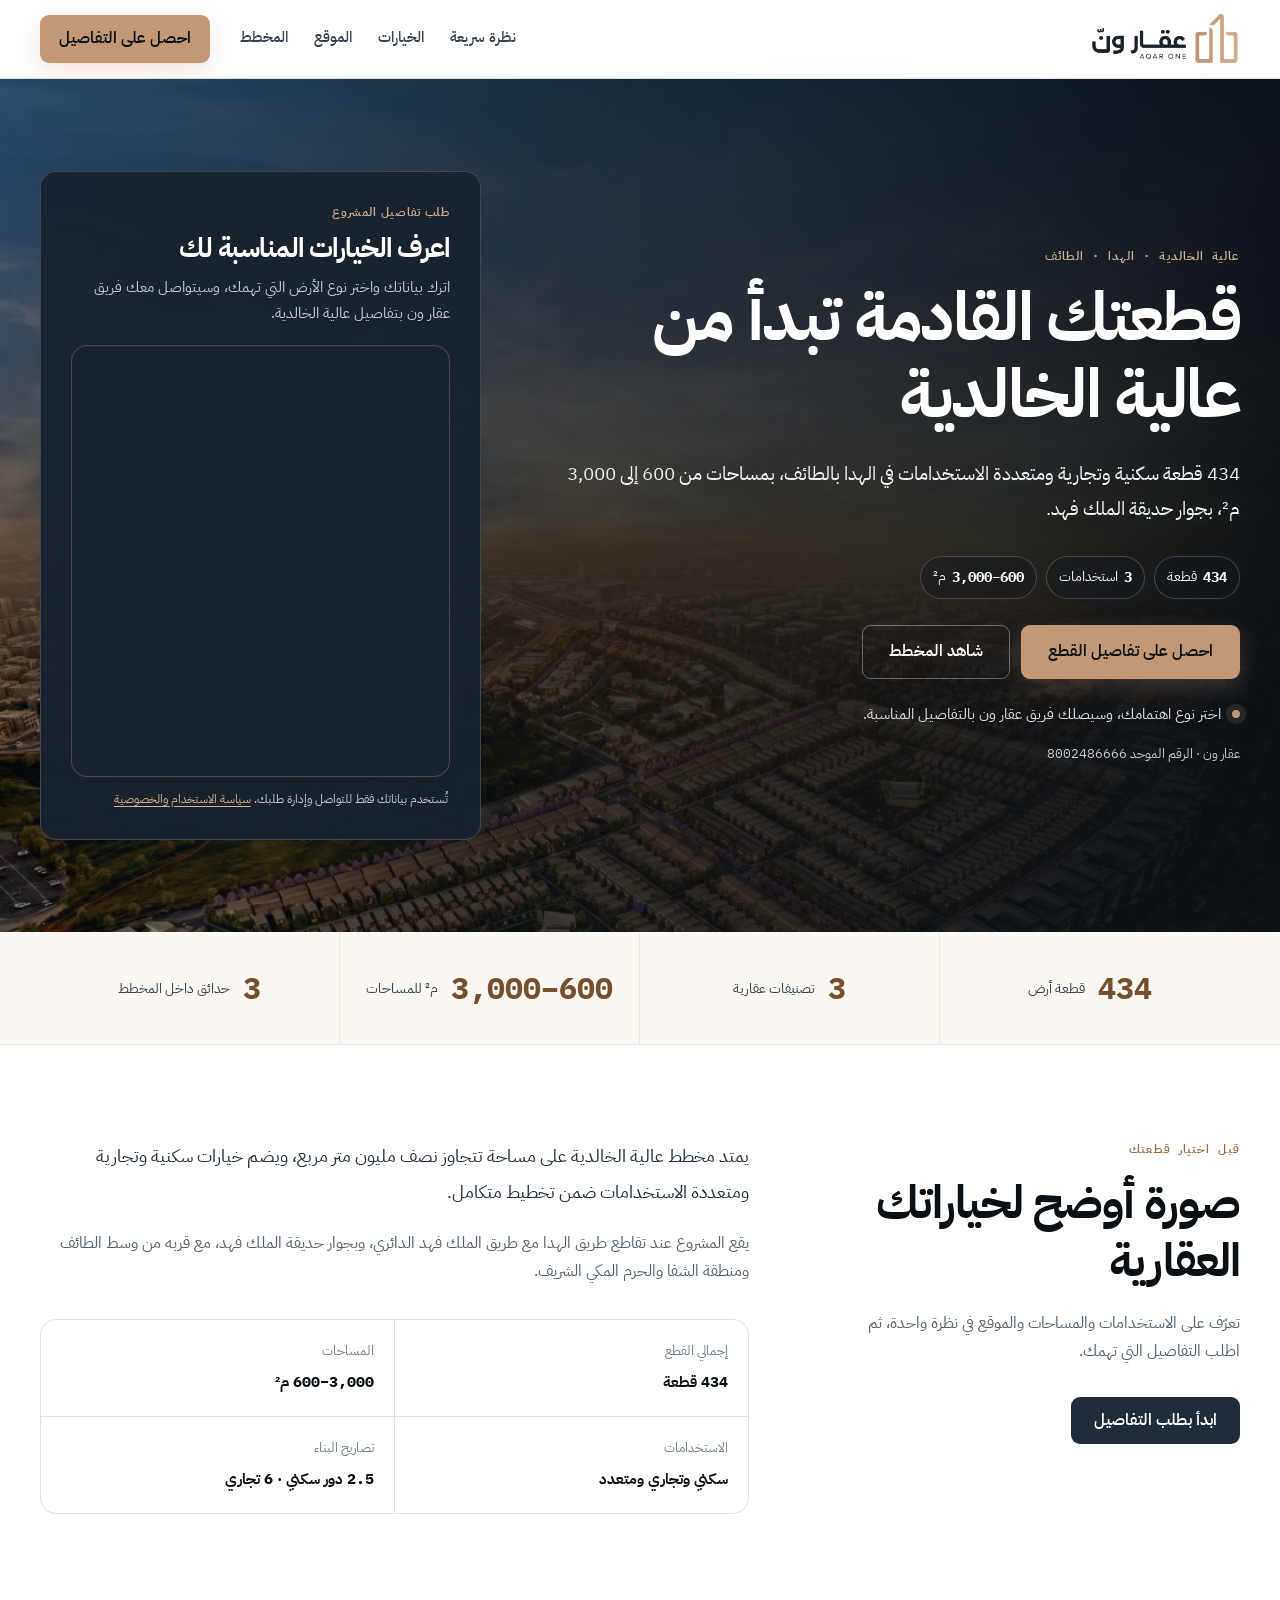
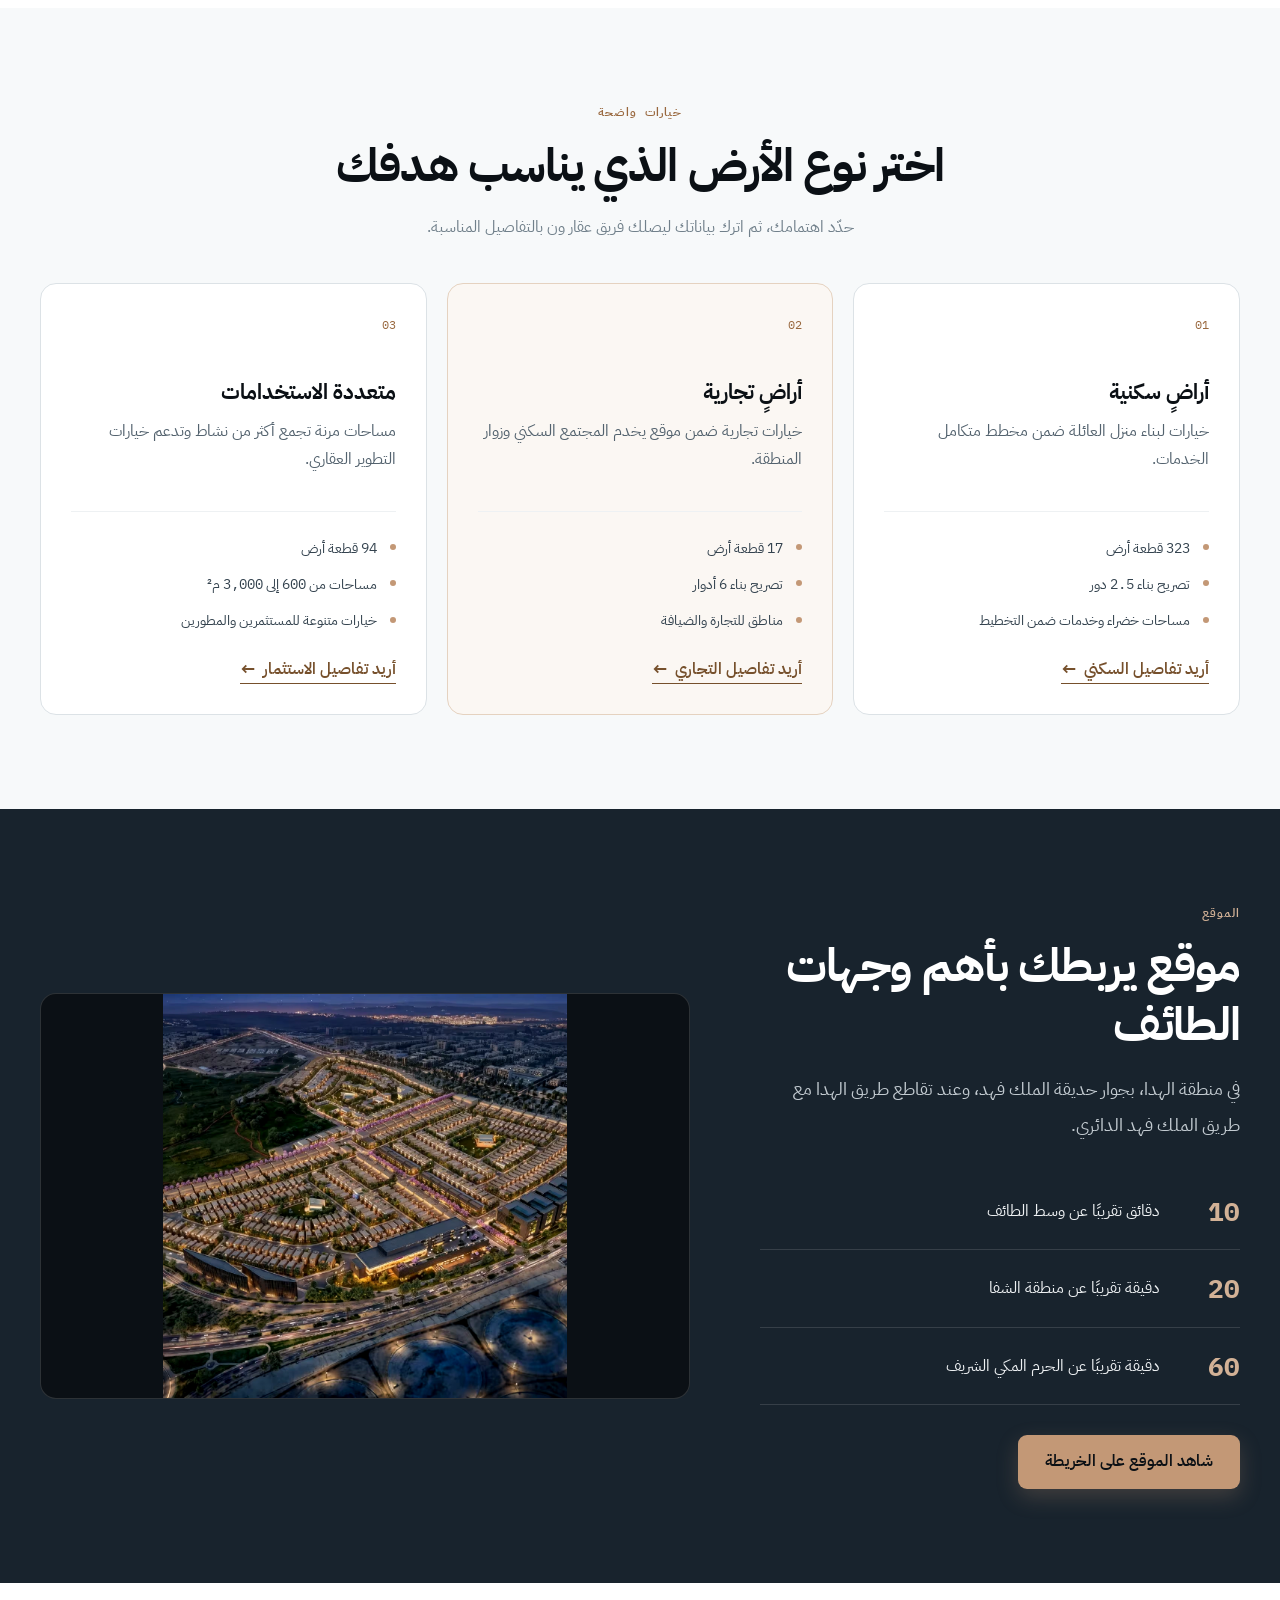
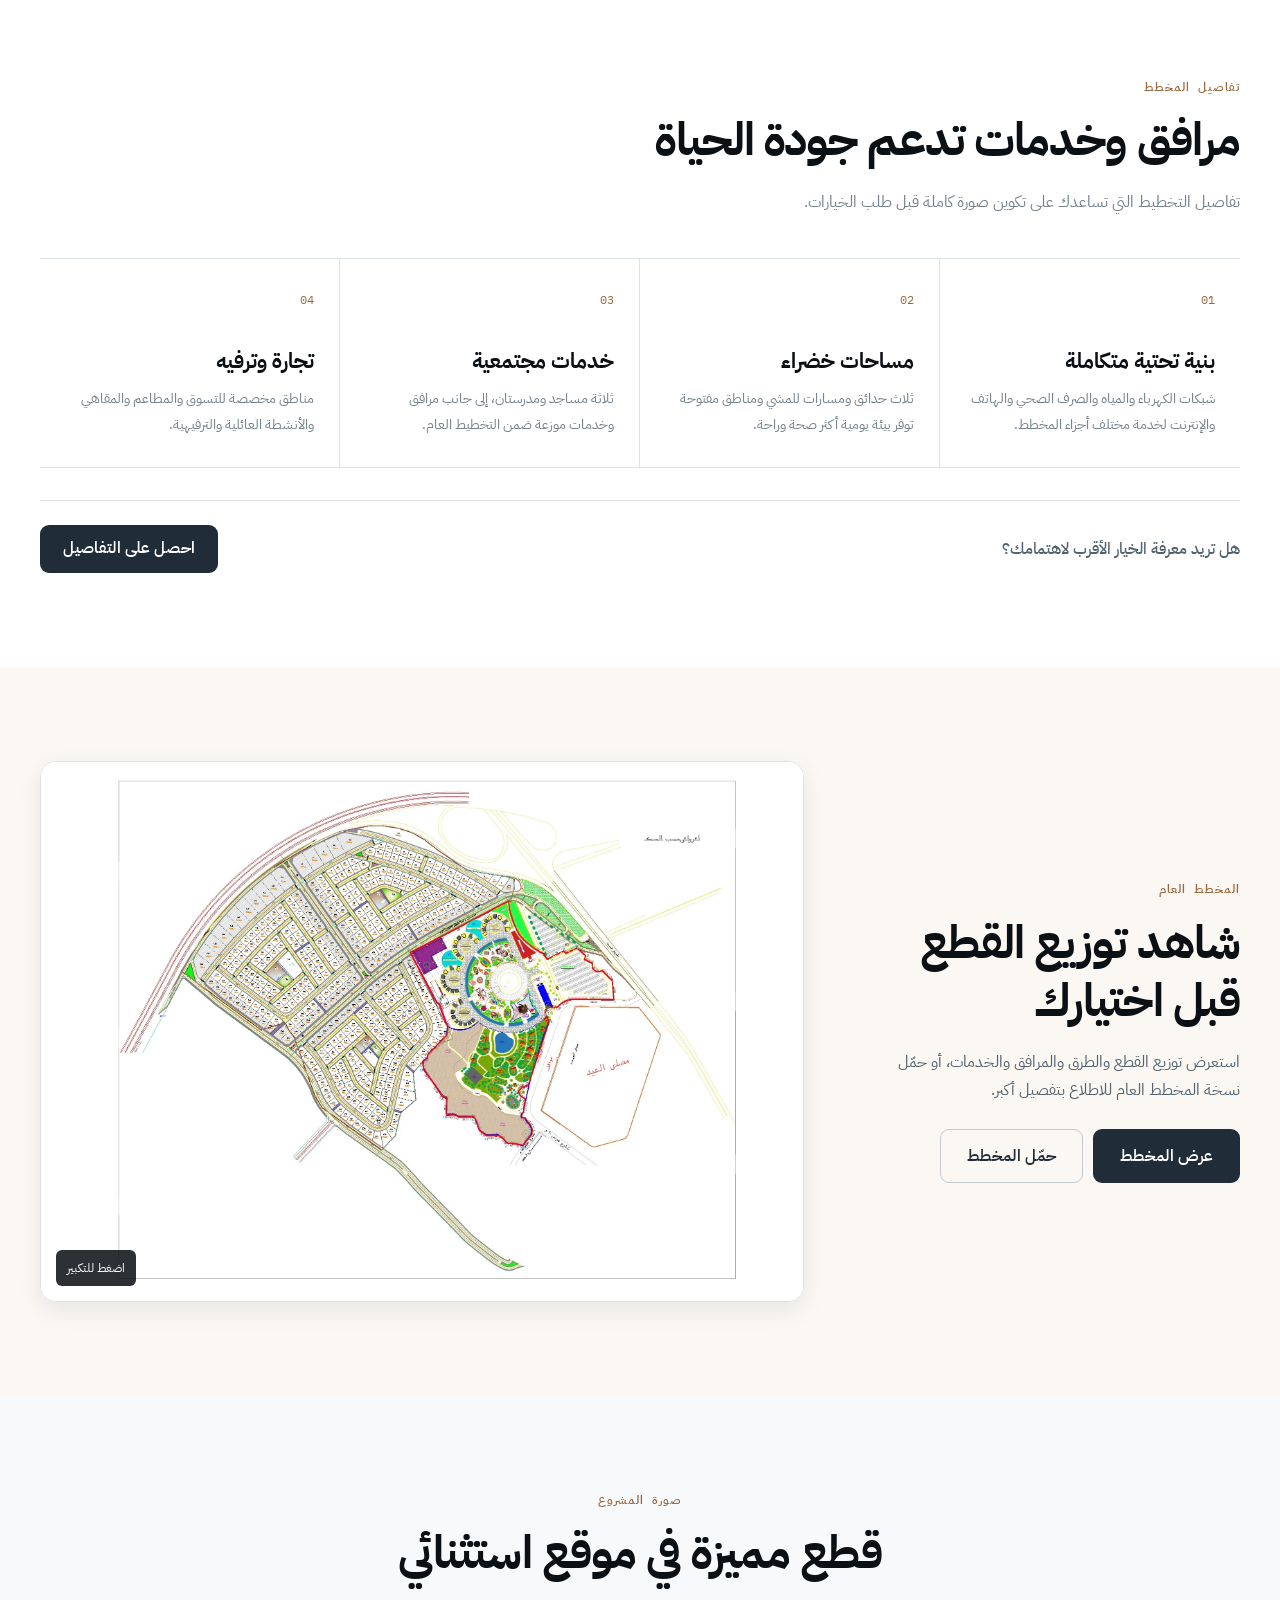
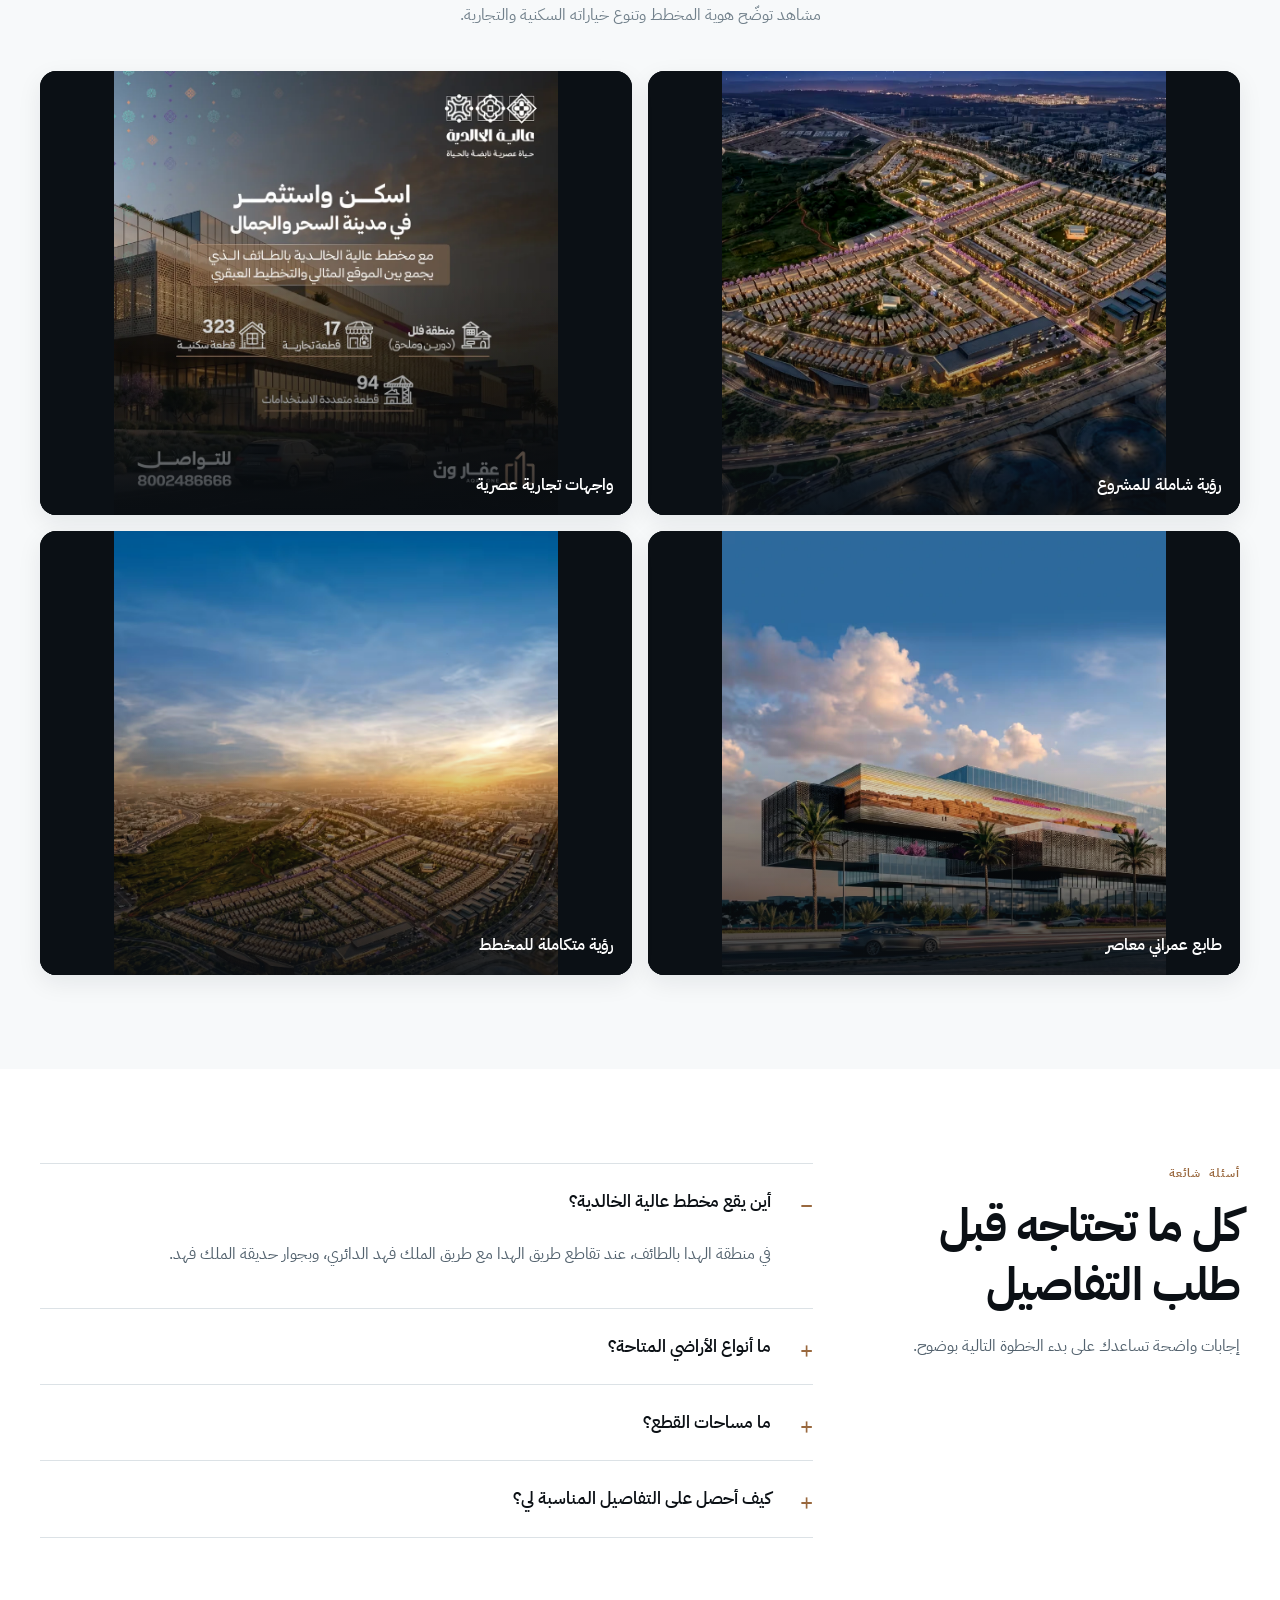
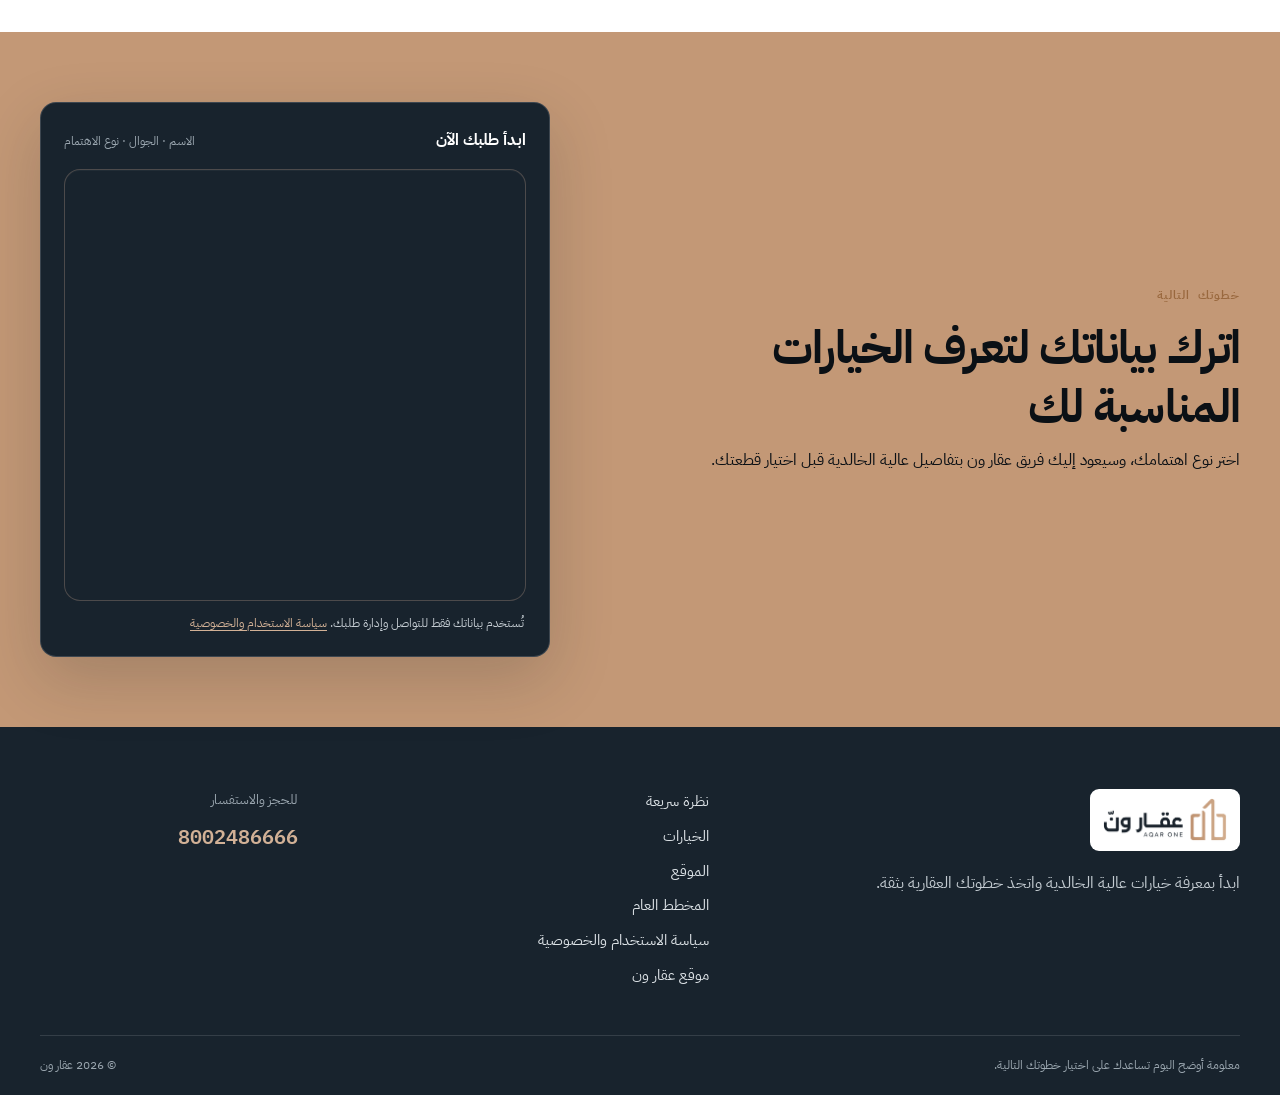
<file: index.html>
<!doctype html>
<html lang="ar" dir="rtl">
<head>

  <!-- Aqar One GTM: production hosts only; preview branches stay analytics-clean -->
  <script>
    (function(w,d,s,l,i){
      var prodHosts=['alia.aqar1.com','aqar1-alia-al-khalidiya.pages.dev'];
      w[l]=w[l]||[];
      w[l].push({
        event:'landing_page_init',
        page_path:w.location.pathname,
        page_location:w.location.href
      });
      if(!prodHosts.includes(w.location.hostname)) return;
      w[l].push({'gtm.start':new Date().getTime(),event:'gtm.js'});
      var f=d.getElementsByTagName(s)[0],j=d.createElement(s),dl=l!='dataLayer'?'&l='+l:'';
      j.async=true;j.src='https://www.googletagmanager.com/gtm.js?id='+i+dl;f.parentNode.insertBefore(j,f);
    })(window,document,'script','dataLayer','GTM-5N7HCDF');
  </script>
  <meta charset="utf-8">
  <meta name="viewport" content="width=device-width, initial-scale=1, viewport-fit=cover">
  <title>عالية الخالدية | تفاصيل الأراضي السكنية والتجارية في الهدا</title>
  <meta name="description" content="تعرّف على عالية الخالدية في الهدا بالطائف: 434 قطعة سكنية وتجارية ومتعددة الاستخدامات، بمساحات من 600 إلى 3,000 م². اطلب التفاصيل من فريق عقار ون.">
  <meta name="theme-color" content="#111922">
  <meta name="robots" content="index,follow,max-image-preview:large">
  <link rel="canonical" href="https://alia.aqar1.com/">
  <link rel="icon" href="/assets/aqar-one-logo.png?v=20260810-1326" type="image/png">
  <link rel="preload" as="image" href="/assets/gallery-4.webp?v=20260810-1415" type="image/webp" fetchpriority="high">
  <link rel="preconnect" href="https://fonts.googleapis.com">
  <link rel="preconnect" href="https://fonts.gstatic.com" crossorigin>
  <link href="https://fonts.googleapis.com/css2?family=IBM+Plex+Sans+Arabic:wght@300;400;500;600;700&family=IBM+Plex+Mono:wght@400;500;600&display=swap" rel="stylesheet">
  <link rel="stylesheet" href="/styles.css?v=20260810-1700">

  <meta property="og:locale" content="ar_SA">
  <meta property="og:type" content="website">
  <meta property="og:title" content="عالية الخالدية | تفاصيل الأراضي في الهدا">
  <meta property="og:description" content="434 قطعة سكنية وتجارية ومتعددة الاستخدامات بمساحات من 600 إلى 3,000 م². اطلب تفاصيل الخيارات المناسبة لك.">
  <meta property="og:url" content="https://alia.aqar1.com/">
  <meta property="og:image" content="https://alia.aqar1.com/assets/gallery-4.webp?v=20260810-1415">
  <meta name="twitter:card" content="summary_large_image">

  <script type="application/ld+json">
  {
    "@context": "https://schema.org",
    "@type": "WebPage",
    "name": "عالية الخالدية | تفاصيل الأراضي في الهدا",
    "description": "434 قطعة سكنية وتجارية ومتعددة الاستخدامات في عالية الخالدية بالهدا بالطائف، بمساحات من 600 إلى 3,000 م².",
    "url": "https://alia.aqar1.com/",
    "inLanguage": "ar-SA",
    "isPartOf": {
      "@type": "WebSite",
      "name": "عقار ون",
      "url": "https://aqar1.com/"
    },
    "about": {
      "@type": "Place",
      "name": "عالية الخالدية",
      "address": {
        "@type": "PostalAddress",
        "addressLocality": "الطائف",
        "addressRegion": "مكة المكرمة",
        "addressCountry": "SA"
      }
    }
  }
  </script>
</head>
<body>
  <a class="skip-link" href="#main">انتقل إلى المحتوى</a>

  <header class="site-header" id="top">
    <div class="container header-inner">
      <a class="brand" href="#top" aria-label="عقار ون - الصفحة الرئيسية">
        <img src="/assets/aqar-one-logo.png?v=20260810-1326" width="176" height="61" alt="عقار ون" fetchpriority="high">
      </a>
      <nav class="desktop-nav" aria-label="التنقل الرئيسي">
        <a href="#overview">نظرة سريعة</a>
        <a href="#land-types">الخيارات</a>
        <a href="#location">الموقع</a>
        <a href="#plan">المخطط</a>
      </nav>
      <a class="btn btn-primary header-cta" href="#enquiry-card" data-event="lead_cta_click">احصل على التفاصيل</a>
    </div>
  </header>

  <main id="main">
    <section class="hero" aria-labelledby="hero-title">
      <picture class="hero-media" aria-hidden="true">
        <img src="/assets/gallery-4.webp?v=20260810-1415" alt="" width="960" height="960" fetchpriority="high" decoding="async">
      </picture>
      <div class="container hero-grid">
        <div class="hero-copy">
          <p class="eyebrow">عالية الخالدية · الهدا · الطائف</p>
          <h1 id="hero-title" data-intent-title>قطعتك القادمة تبدأ من عالية الخالدية</h1>
          <p class="hero-lead" data-intent-lead>434 قطعة سكنية وتجارية ومتعددة الاستخدامات في الهدا بالطائف، بمساحات من 600 إلى 3,000 م²، بجوار حديقة الملك فهد.</p>
          <div class="hero-proof" aria-label="أبرز بيانات المشروع">
            <span><strong class="num">434</strong> قطعة</span>
            <span><strong class="num">3</strong> استخدامات</span>
            <span><strong class="num">600–3,000</strong> م²</span>
          </div>
          <div class="hero-actions">
            <a class="btn btn-primary btn-lg" href="#enquiry-card" data-event="lead_cta_click">احصل على تفاصيل القطع</a>
            <a class="btn btn-inverse btn-lg" href="#plan" data-event="plan_cta_click">شاهد المخطط</a>
          </div>
          <div class="hero-note">
            <span class="dot" aria-hidden="true"></span>
            <span>اختر نوع اهتمامك، وسيصلك فريق عقار ون بالتفاصيل المناسبة.</span>
          </div>
          <p class="hero-trust">عقار ون · الرقم الموحد <bdi class="ltr">8002486666</bdi></p>
        </div>

        <aside class="hero-card enquiry-card" id="enquiry-card" aria-labelledby="enquiry-title">
          <div class="form-card-heading">
            <p class="form-kicker">طلب تفاصيل المشروع</p>
            <h2 id="enquiry-title">اعرف الخيارات المناسبة لك</h2>
            <p class="enquiry-intro">اترك بياناتك واختر نوع الأرض التي تهمك، وسيتواصل معك فريق عقار ون بتفاصيل عالية الخالدية.</p>
          </div>
          <div class="tally-embed-shell" data-tally-lead-form>
            <iframe
              data-tally-src="https://tally.so/embed/ja4eJ4?alignLeft=1&hideTitle=1&transparentBackground=1&dynamicHeight=1"
              loading="eager"
              width="100%"
              height="430"
              frameborder="0"
              marginheight="0"
              marginwidth="0"
              title="نموذج تسجيل الاهتمام في عالية الخالدية"
            ></iframe>
          </div>
          <p class="form-note tally-form-note">تُستخدم بياناتك فقط للتواصل وإدارة طلبك. <a href="/privacy.html">سياسة الاستخدام والخصوصية</a></p>
        </aside>
      </div>
    </section>

    <section class="stats-strip" aria-label="ملخص المخطط">
      <div class="container stats-grid">
        <div class="stat"><strong class="num">434</strong><span>قطعة أرض</span></div>
        <div class="stat"><strong class="num">3</strong><span>تصنيفات عقارية</span></div>
        <div class="stat"><strong class="num">600–3,000</strong><span>م² للمساحات</span></div>
        <div class="stat"><strong class="num">3</strong><span>حدائق داخل المخطط</span></div>
      </div>
    </section>

    <section class="section" id="overview">
      <div class="container split-grid">
        <div class="section-heading">
          <p class="eyebrow dark">قبل اختيار قطعتك</p>
          <h2>صورة أوضح لخياراتك العقارية</h2>
          <p>تعرّف على الاستخدامات والمساحات والموقع في نظرة واحدة، ثم اطلب التفاصيل التي تهمك.</p>
          <a class="btn btn-secondary" href="#enquiry-card" data-event="lead_cta_click">ابدأ بطلب التفاصيل</a>
        </div>
        <div class="rich-copy">
          <p class="lead">يمتد مخطط عالية الخالدية على مساحة تتجاوز نصف مليون متر مربع، ويضم خيارات سكنية وتجارية ومتعددة الاستخدامات ضمن تخطيط متكامل.</p>
          <p>يقع المشروع عند تقاطع طريق الهدا مع طريق الملك فهد الدائري، وبجوار حديقة الملك فهد، مع قربه من وسط الطائف ومنطقة الشفا والحرم المكي الشريف.</p>
          <div class="micro-grid">
            <div><span>إجمالي القطع</span><strong><bdi>434</bdi> قطعة</strong></div>
            <div><span>المساحات</span><strong><bdi>600–3,000</bdi> م²</strong></div>
            <div><span>الاستخدامات</span><strong>سكني وتجاري ومتعدد</strong></div>
            <div><span>تصاريح البناء</span><strong><bdi>2.5</bdi> دور سكني · <bdi>6</bdi> تجاري</strong></div>
          </div>
        </div>
      </div>
    </section>

    <section class="section alt" id="land-types">
      <div class="container">
        <div class="section-head center">
          <p class="eyebrow dark">خيارات واضحة</p>
          <h2>اختر نوع الأرض الذي يناسب هدفك</h2>
          <p>حدّد اهتمامك، ثم اترك بياناتك ليصلك فريق عقار ون بالتفاصيل المناسبة.</p>
        </div>
        <div class="cards-grid">
          <article class="info-card">
            <span class="card-index">01</span>
            <h3>أراضٍ سكنية</h3>
            <p>خيارات لبناء منزل العائلة ضمن مخطط متكامل الخدمات.</p>
            <ul>
              <li><bdi>323</bdi> قطعة أرض</li>
              <li>تصريح بناء <bdi>2.5</bdi> دور</li>
              <li>مساحات خضراء وخدمات ضمن التخطيط</li>
            </ul>
            <button class="intent-link" type="button" data-set-interest="سكني" data-event="interest_cta_click">أريد تفاصيل السكني <span aria-hidden="true">←</span></button>
          </article>
          <article class="info-card featured">
            <span class="card-index">02</span>
            <h3>أراضٍ تجارية</h3>
            <p>خيارات تجارية ضمن موقع يخدم المجتمع السكني وزوار المنطقة.</p>
            <ul>
              <li><bdi>17</bdi> قطعة أرض</li>
              <li>تصريح بناء <bdi>6</bdi> أدوار</li>
              <li>مناطق للتجارة والضيافة</li>
            </ul>
            <button class="intent-link" type="button" data-set-interest="تجاري" data-event="interest_cta_click">أريد تفاصيل التجاري <span aria-hidden="true">←</span></button>
          </article>
          <article class="info-card">
            <span class="card-index">03</span>
            <h3>متعددة الاستخدامات</h3>
            <p>مساحات مرنة تجمع أكثر من نشاط وتدعم خيارات التطوير العقاري.</p>
            <ul>
              <li><bdi>94</bdi> قطعة أرض</li>
              <li>مساحات من <bdi>600</bdi> إلى <bdi>3,000</bdi> م²</li>
              <li>خيارات متنوعة للمستثمرين والمطورين</li>
            </ul>
            <button class="intent-link" type="button" data-set-interest="استثماري / متعدد الاستخدامات" data-event="interest_cta_click">أريد تفاصيل الاستثمار <span aria-hidden="true">←</span></button>
          </article>
        </div>
      </div>
    </section>

    <section class="section dark-section" id="location">
      <div class="container location-grid">
        <div>
          <p class="eyebrow">الموقع</p>
          <h2>موقع يربطك بأهم وجهات الطائف</h2>
          <p class="lead muted">في منطقة الهدا، بجوار حديقة الملك فهد، وعند تقاطع طريق الهدا مع طريق الملك فهد الدائري.</p>
          <div class="distance-list">
            <div><strong class="num">10</strong><span>دقائق تقريبًا عن وسط الطائف</span></div>
            <div><strong class="num">20</strong><span>دقيقة تقريبًا عن منطقة الشفا</span></div>
            <div><strong class="num">60</strong><span>دقيقة تقريبًا عن الحرم المكي الشريف</span></div>
          </div>
          <a class="btn btn-primary btn-lg track-map" href="https://maps.app.goo.gl/SFXRjVYF9uX1DBZDA?g_st=aw" target="_blank" rel="noopener" data-event="map_click">شاهد الموقع على الخريطة</a>
        </div>
        <div class="location-visual">
          <img src="/assets/gallery-1.webp?v=20260810-1345" alt="مخطط عالية الخالدية بقطع مميزة في موقع استثنائي" width="960" height="960" loading="lazy" decoding="async">
        </div>
      </div>
    </section>

    <section class="section" id="features">
      <div class="container">
        <div class="section-head">
          <p class="eyebrow dark">تفاصيل المخطط</p>
          <h2>مرافق وخدمات تدعم جودة الحياة</h2>
          <p>تفاصيل التخطيط التي تساعدك على تكوين صورة كاملة قبل طلب الخيارات.</p>
        </div>
        <div class="features-grid">
          <article><span class="feature-number">01</span><h3>بنية تحتية متكاملة</h3><p>شبكات الكهرباء والمياه والصرف الصحي والهاتف والإنترنت لخدمة مختلف أجزاء المخطط.</p></article>
          <article><span class="feature-number">02</span><h3>مساحات خضراء</h3><p>ثلاث حدائق ومسارات للمشي ومناطق مفتوحة توفر بيئة يومية أكثر صحة وراحة.</p></article>
          <article><span class="feature-number">03</span><h3>خدمات مجتمعية</h3><p>ثلاثة مساجد ومدرستان، إلى جانب مرافق وخدمات موزعة ضمن التخطيط العام.</p></article>
          <article><span class="feature-number">04</span><h3>تجارة وترفيه</h3><p>مناطق مخصصة للتسوق والمطاعم والمقاهي والأنشطة العائلية والترفيهية.</p></article>
        </div>
        <div class="section-action">
          <p>هل تريد معرفة الخيار الأقرب لاهتمامك؟</p>
          <a class="btn btn-secondary" href="#enquiry-card" data-event="lead_cta_click">احصل على التفاصيل</a>
        </div>
      </div>
    </section>

    <section class="section plan-section" id="plan">
      <div class="container plan-grid">
        <div class="plan-copy">
          <p class="eyebrow dark">المخطط العام</p>
          <h2>شاهد توزيع القطع قبل اختيارك</h2>
          <p>استعرض توزيع القطع والطرق والمرافق والخدمات، أو حمّل نسخة المخطط العام للاطلاع بتفصيل أكبر.</p>
          <div class="plan-actions">
            <button class="btn btn-secondary btn-lg" type="button" data-open-plan>عرض المخطط</button>
            <a class="btn btn-ghost btn-lg track-download" href="/assets/alia-al-khalidiya-master-plan.pdf" download data-event="doc_download">حمّل المخطط</a>
          </div>
        </div>
        <button class="plan-preview" type="button" data-open-plan aria-label="تكبير المخطط العام">
          <img src="/assets/site-plan.webp?v=20260810-1345" alt="المخطط العام لعالية الخالدية بالطائف" width="1100" height="777" loading="lazy">
          <span>اضغط للتكبير</span>
        </button>
      </div>
    </section>

    <section class="section alt vision-section" id="gallery">
      <div class="container">
        <div class="section-head center">
          <p class="eyebrow dark">صورة المشروع</p>
          <h2>قطع مميزة في موقع استثنائي</h2>
          <p>مشاهد توضّح هوية المخطط وتنوع خياراته السكنية والتجارية.</p>
        </div>
        <p class="vision-swipe-hint" aria-hidden="true">اسحب لاستعراض الصور</p>
        <div class="vision-grid" aria-label="مشاهد المشروع">
          <button class="vision-card" type="button" data-gallery="/assets/gallery-1.webp?v=20260810-1345" aria-label="عرض المشهد الجوي بحجم أكبر">
            <img src="/assets/gallery-1.webp?v=20260810-1345" alt="مشهد جوي لقطع عالية الخالدية" width="960" height="960" loading="lazy" decoding="async">
            <span>رؤية شاملة للمشروع</span>
          </button>
          <button class="vision-card" type="button" data-gallery="/assets/gallery-2.webp?v=20260810-1345" aria-label="عرض الواجهة التجارية بحجم أكبر">
            <img src="/assets/gallery-2.webp?v=20260810-1345" alt="واجهات تجارية في عالية الخالدية" width="960" height="960" loading="lazy" decoding="async">
            <span>واجهات تجارية عصرية</span>
          </button>
          <button class="vision-card" type="button" data-gallery="/assets/gallery-3.webp?v=20260810-1345" aria-label="عرض المشهد العمراني بحجم أكبر">
            <img src="/assets/gallery-3.webp?v=20260810-1345" alt="الطابع العمراني في عالية الخالدية" width="960" height="960" loading="lazy" decoding="async">
            <span>طابع عمراني معاصر</span>
          </button>
          <button class="vision-card" type="button" data-gallery="/assets/gallery-4.webp?v=20260810-1415" aria-label="عرض التصور الجوي وقت الغروب بحجم أكبر">
            <img src="/assets/gallery-4.webp?v=20260810-1415" alt="تصور جوي لعالية الخالدية وقت الغروب" width="960" height="960" loading="lazy" decoding="async">
            <span>رؤية متكاملة للمخطط</span>
          </button>
        </div>
      </div>
    </section>

    <section class="section faq-section" id="faq">
      <div class="container faq-grid">
        <div class="section-heading">
          <p class="eyebrow dark">أسئلة شائعة</p>
          <h2>كل ما تحتاجه قبل طلب التفاصيل</h2>
          <p>إجابات واضحة تساعدك على بدء الخطوة التالية بوضوح.</p>
        </div>
        <div class="accordion" data-accordion>
          <details open>
            <summary>أين يقع مخطط عالية الخالدية؟</summary>
            <p>في منطقة الهدا بالطائف، عند تقاطع طريق الهدا مع طريق الملك فهد الدائري، وبجوار حديقة الملك فهد.</p>
          </details>
          <details>
            <summary>ما أنواع الأراضي المتاحة؟</summary>
            <p>أراضٍ سكنية وتجارية ومتعددة الاستخدامات، بإجمالي 434 قطعة أرض.</p>
          </details>
          <details>
            <summary>ما مساحات القطع؟</summary>
            <p>تتراوح المساحات المتوفرة بحسب الكتيب التعريفي من 600 م² إلى 3,000 م².</p>
          </details>
          <details>
            <summary>كيف أحصل على التفاصيل المناسبة لي؟</summary>
            <p>اختر نوع اهتمامك في نموذج طلب التفاصيل، وأدخل اسمك ورقم جوالك الكامل، وسيتواصل معك فريق عقار ون. ويمكنك أيضًا الاتصال مباشرة بالرقم الموحد 8002486666.</p>
          </details>
        </div>
      </div>
    </section>

    <section class="closing-cta" aria-labelledby="cta-title">
      <div class="container cta-inner">
        <div class="cta-copy">
          <p class="eyebrow dark">خطوتك التالية</p>
          <h2 id="cta-title">اترك بياناتك لتعرف الخيارات المناسبة لك</h2>
          <p>اختر نوع اهتمامك، وسيعود إليك فريق عقار ون بتفاصيل عالية الخالدية قبل اختيار قطعتك.</p>
        </div>
        <div class="cta-form-shell">
          <div class="cta-form-topline">
            <strong>ابدأ طلبك الآن</strong>
            <span>الاسم · الجوال · نوع الاهتمام</span>
          </div>
          <div class="tally-embed-shell tally-embed-shell-closing" data-tally-lead-form>
            <iframe
              data-tally-src="https://tally.so/embed/ja4eJ4?alignLeft=1&hideTitle=1&transparentBackground=1&dynamicHeight=1"
              loading="lazy"
              width="100%"
              height="430"
              frameborder="0"
              marginheight="0"
              marginwidth="0"
              title="نموذج تسجيل الاهتمام في عالية الخالدية"
            ></iframe>
          </div>
          <p class="form-note tally-form-note">تُستخدم بياناتك فقط للتواصل وإدارة طلبك. <a href="/privacy.html">سياسة الاستخدام والخصوصية</a></p>
        </div>
      </div>
    </section>
  </main>

  <footer class="site-footer">
    <div class="container footer-grid">
      <div class="footer-brand">
        <img src="/assets/aqar-one-logo.png?v=20260810-1326" width="176" height="61" alt="عقار ون" loading="lazy">
        <p>ابدأ بمعرفة خيارات عالية الخالدية واتخذ خطوتك العقارية بثقة.</p>
      </div>
      <div class="footer-links">
        <a href="#overview">نظرة سريعة</a>
        <a href="#land-types">الخيارات</a>
        <a href="#location">الموقع</a>
        <a href="#plan">المخطط العام</a>
        <a href="/privacy.html">سياسة الاستخدام والخصوصية</a>
        <a href="https://aqar1.com/" target="_blank" rel="noopener">موقع عقار ون</a>
      </div>
      <div class="footer-contact">
        <span>للحجز والاستفسار</span>
        <a class="ltr track-call" href="tel:8002486666" data-event="call_click">8002486666</a>
      </div>
    </div>
    <div class="container footer-bottom">
      <p>معلومة أوضح اليوم تساعدك على اختيار خطوتك التالية.</p>
      <p>© <span id="year"></span> عقار ون</p>
    </div>
  </footer>

  <div class="mobile-sticky" data-mobile-sticky aria-label="إجراءات التواصل السريع">
    <a class="btn btn-primary" href="#enquiry-card" data-event="lead_cta_click">احصل على التفاصيل</a>
    <a class="btn btn-secondary track-call" href="tel:8002486666" data-event="call_click">اتصال</a>
  </div>

  <dialog class="media-dialog" id="media-dialog" aria-label="عرض الصورة بحجم أكبر">
    <button class="dialog-close" type="button" data-close-dialog aria-label="إغلاق">×</button>
    <img id="dialog-image" src="/assets/site-plan.webp?v=20260810-1345" alt="">
  </dialog>

  <script src="/app.js?v=20260810-1700" defer></script>
  <script async src="https://tally.so/widgets/embed.js"></script>
</body>
</html>
</file>
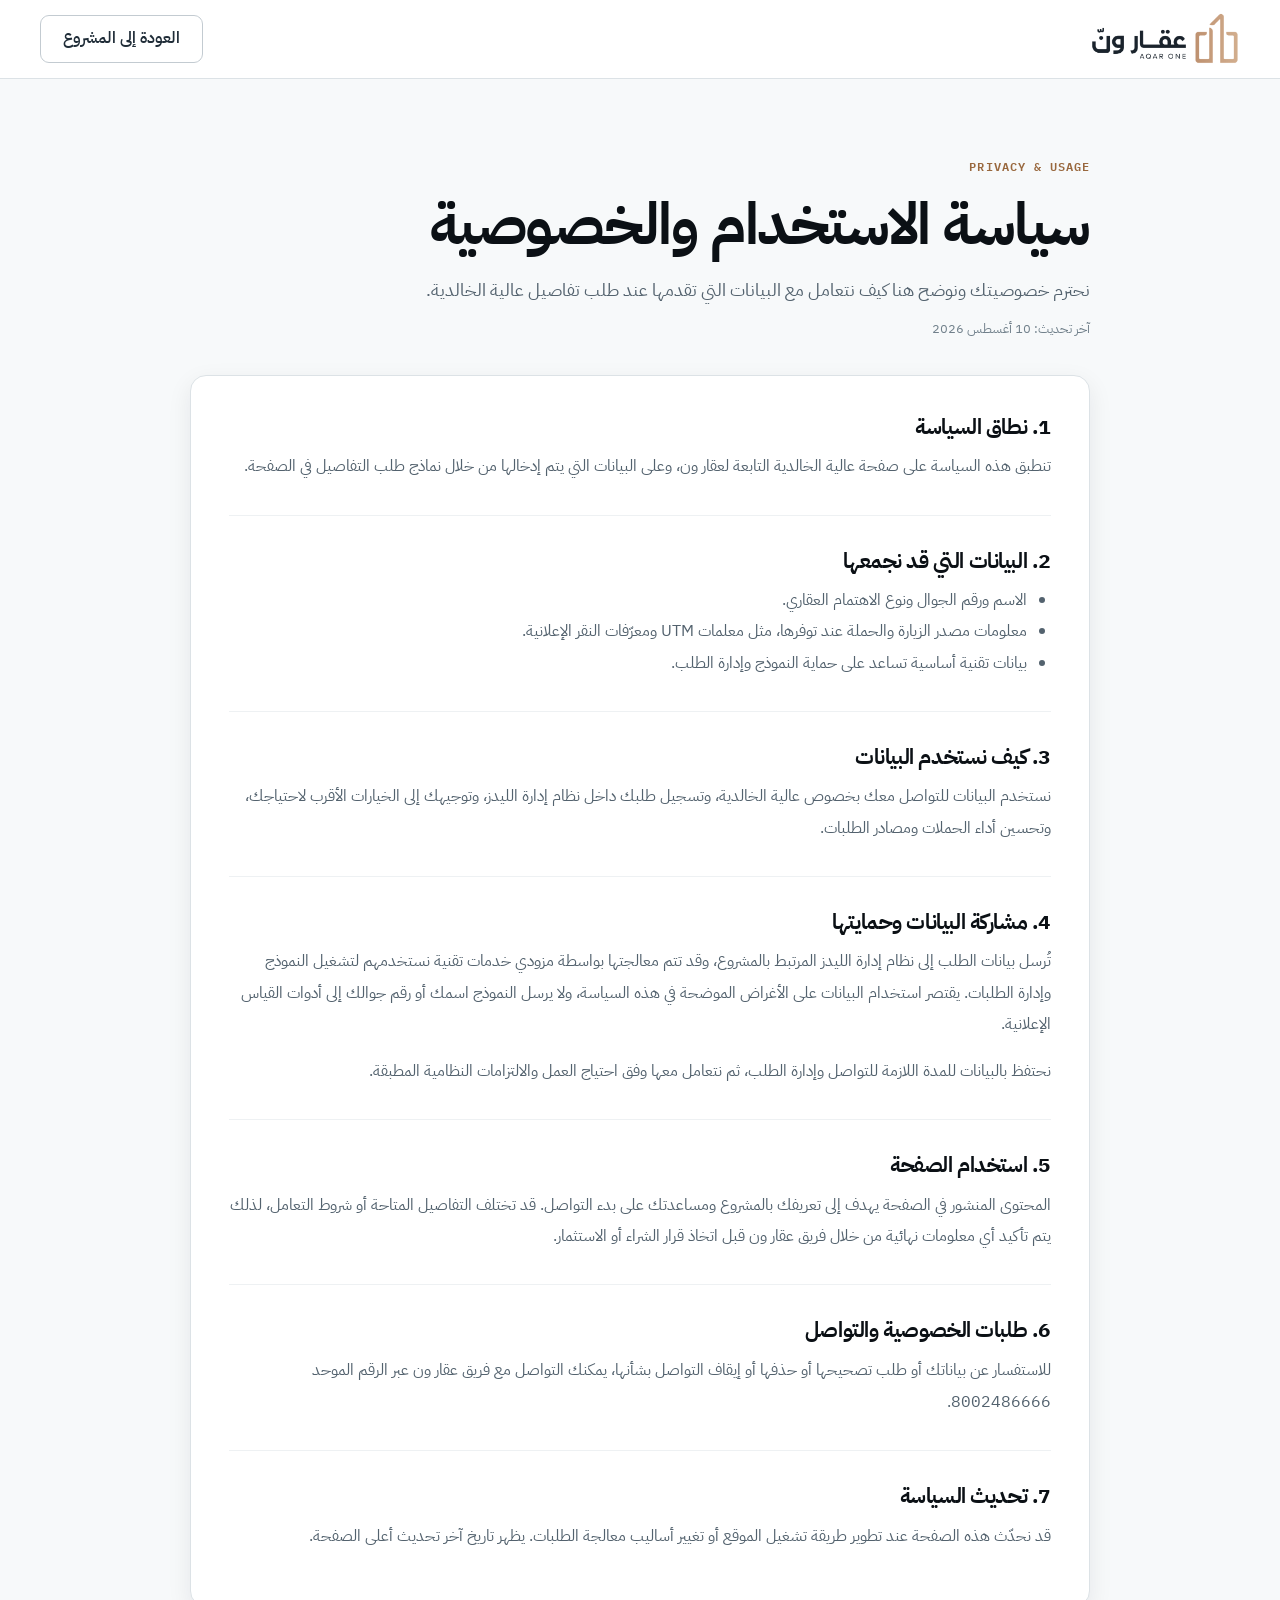
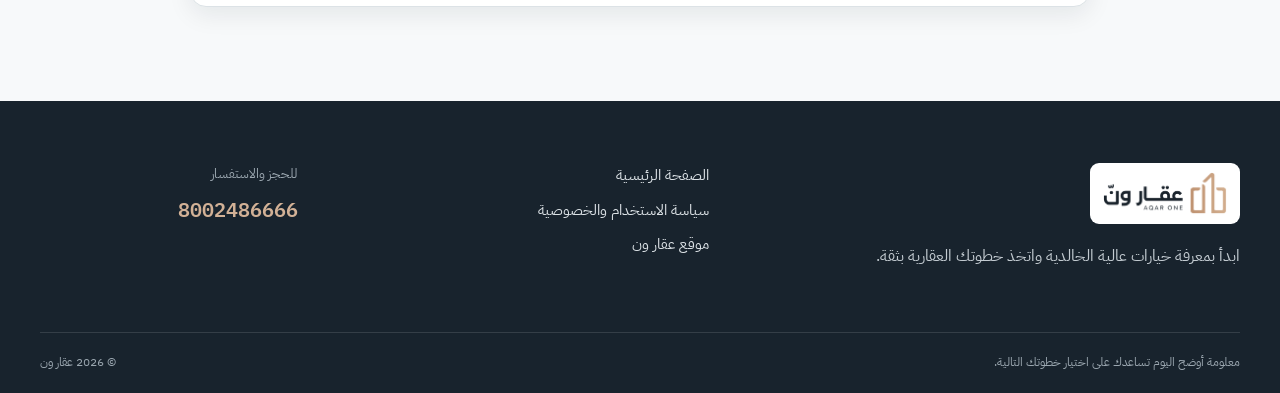
<file: privacy.html>
<!doctype html>
<html lang="ar" dir="rtl">
<head>
  <meta charset="utf-8">
  <meta name="viewport" content="width=device-width, initial-scale=1, viewport-fit=cover">
  <title>سياسة الاستخدام والخصوصية | عالية الخالدية</title>
  <meta name="description" content="سياسة الاستخدام والخصوصية لصفحة عالية الخالدية التابعة لعقار ون.">
  <meta name="robots" content="index,follow">
  <link rel="canonical" href="https://alia.aqar1.com/privacy.html">
  <link rel="icon" href="/assets/aqar-one-logo.png?v=20260810-1326" type="image/png">
  <link rel="preconnect" href="https://fonts.googleapis.com">
  <link rel="preconnect" href="https://fonts.gstatic.com" crossorigin>
  <link href="https://fonts.googleapis.com/css2?family=IBM+Plex+Sans+Arabic:wght@300;400;500;600;700&family=IBM+Plex+Mono:wght@400;500;600&display=swap" rel="stylesheet">
  <link rel="stylesheet" href="/styles.css?v=20260810-1700">
</head>
<body class="policy-page">
  <a class="skip-link" href="#main">انتقل إلى المحتوى</a>

  <header class="site-header" id="top">
    <div class="container header-inner">
      <a class="brand" href="/" aria-label="عقار ون - الصفحة الرئيسية">
        <img src="/assets/aqar-one-logo.png?v=20260810-1326" width="176" height="61" alt="عقار ون" fetchpriority="high">
      </a>
      <nav class="policy-nav" aria-label="التنقل">
        <a class="btn btn-ghost" href="/">العودة إلى المشروع</a>
      </nav>
    </div>
  </header>

  <main id="main" class="policy-main">
    <div class="container policy-shell">
      <p class="eyebrow dark">PRIVACY &amp; USAGE</p>
      <h1>سياسة الاستخدام والخصوصية</h1>
      <p class="policy-lead">نحترم خصوصيتك ونوضح هنا كيف نتعامل مع البيانات التي تقدمها عند طلب تفاصيل عالية الخالدية.</p>
      <p class="policy-updated">آخر تحديث: 10 أغسطس 2026</p>

      <div class="policy-content">
        <section>
          <h2>1. نطاق السياسة</h2>
          <p>تنطبق هذه السياسة على صفحة عالية الخالدية التابعة لعقار ون، وعلى البيانات التي يتم إدخالها من خلال نماذج طلب التفاصيل في الصفحة.</p>
        </section>

        <section>
          <h2>2. البيانات التي قد نجمعها</h2>
          <ul>
            <li>الاسم ورقم الجوال ونوع الاهتمام العقاري.</li>
            <li>معلومات مصدر الزيارة والحملة عند توفرها، مثل معلمات UTM ومعرّفات النقر الإعلانية.</li>
            <li>بيانات تقنية أساسية تساعد على حماية النموذج وإدارة الطلب.</li>
          </ul>
        </section>

        <section>
          <h2>3. كيف نستخدم البيانات</h2>
          <p>نستخدم البيانات للتواصل معك بخصوص عالية الخالدية، وتسجيل طلبك داخل نظام إدارة الليدز، وتوجيهك إلى الخيارات الأقرب لاحتياجك، وتحسين أداء الحملات ومصادر الطلبات.</p>
        </section>

        <section>
          <h2>4. مشاركة البيانات وحمايتها</h2>
          <p>تُرسل بيانات الطلب إلى نظام إدارة الليدز المرتبط بالمشروع، وقد تتم معالجتها بواسطة مزودي خدمات تقنية نستخدمهم لتشغيل النموذج وإدارة الطلبات. يقتصر استخدام البيانات على الأغراض الموضحة في هذه السياسة، ولا يرسل النموذج اسمك أو رقم جوالك إلى أدوات القياس الإعلانية.</p>
          <p>نحتفظ بالبيانات للمدة اللازمة للتواصل وإدارة الطلب، ثم نتعامل معها وفق احتياج العمل والالتزامات النظامية المطبقة.</p>
        </section>

        <section>
          <h2>5. استخدام الصفحة</h2>
          <p>المحتوى المنشور في الصفحة يهدف إلى تعريفك بالمشروع ومساعدتك على بدء التواصل. قد تختلف التفاصيل المتاحة أو شروط التعامل، لذلك يتم تأكيد أي معلومات نهائية من خلال فريق عقار ون قبل اتخاذ قرار الشراء أو الاستثمار.</p>
        </section>

        <section>
          <h2>6. طلبات الخصوصية والتواصل</h2>
          <p>للاستفسار عن بياناتك أو طلب تصحيحها أو حذفها أو إيقاف التواصل بشأنها، يمكنك التواصل مع فريق عقار ون عبر الرقم الموحد <bdi class="ltr">8002486666</bdi>.</p>
        </section>

        <section>
          <h2>7. تحديث السياسة</h2>
          <p>قد نحدّث هذه الصفحة عند تطوير طريقة تشغيل الموقع أو تغيير أساليب معالجة الطلبات. يظهر تاريخ آخر تحديث أعلى الصفحة.</p>
        </section>
      </div>
    </div>
  </main>

  <footer class="site-footer">
    <div class="container footer-grid">
      <div class="footer-brand">
        <img src="/assets/aqar-one-logo.png?v=20260810-1326" width="176" height="61" alt="عقار ون" loading="lazy">
        <p>ابدأ بمعرفة خيارات عالية الخالدية واتخذ خطوتك العقارية بثقة.</p>
      </div>
      <div class="footer-links">
        <a href="/">الصفحة الرئيسية</a>
        <a href="/privacy.html">سياسة الاستخدام والخصوصية</a>
        <a href="https://aqar1.com/" target="_blank" rel="noopener">موقع عقار ون</a>
      </div>
      <div class="footer-contact">
        <span>للحجز والاستفسار</span>
        <a class="ltr" href="tel:8002486666">8002486666</a>
      </div>
    </div>
    <div class="container footer-bottom">
      <p>معلومة أوضح اليوم تساعدك على اختيار خطوتك التالية.</p>
      <p>© <span id="year"></span> عقار ون</p>
    </div>
  </footer>

  <script src="/app.js?v=20260810-1700" defer></script>
</body>
</html>
</file>
<file: styles.css>
:root {
  --ink-950:#0b1015;
  --ink-900:#111922;
  --ink-850:#18232d;
  --ink-800:#202d38;
  --ink-700:#34434f;
  --ink-600:#53626e;
  --ink-500:#71808b;
  --ink-400:#9ba7b0;
  --ink-300:#c3cbd1;
  --ink-200:#dce2e6;
  --ink-100:#eef1f3;
  --ink-050:#f7f9fa;
  --bronze-800:#5b3a1e;
  --bronze-700:#76502c;
  --bronze-600:#99683e;
  --bronze-500:#b37d50;
  --bronze-400:#c39876;
  --bronze-300:#d2b196;
  --bronze-200:#e5d2c0;
  --bronze-100:#f1e6db;
  --bronze-050:#fbf7f3;
  --white:#fff;
  --success:#bde6c8;
  --danger:#ffd0d0;
  --font:"IBM Plex Sans Arabic","Segoe UI",system-ui,sans-serif;
  --mono:"IBM Plex Mono","IBM Plex Sans Arabic",ui-monospace,monospace;
  --container:min(1200px,calc(100% - 48px));
  --radius-sm:9px;
  --radius:16px;
  --radius-lg:28px;
  --shadow-sm:0 8px 24px rgba(17,25,34,.08);
  --shadow-md:0 22px 64px rgba(17,25,34,.18);
  --transition:180ms cubic-bezier(.2,0,0,1);
}

*{box-sizing:border-box}
html{scroll-behavior:smooth;scroll-padding-top:92px}
body{margin:0;background:var(--white);color:var(--ink-800);font-family:var(--font);font-size:16px;line-height:1.75;-webkit-font-smoothing:antialiased}
body,button,input,select{overflow-wrap:anywhere}
img{display:block;max-width:100%}
a{color:inherit;text-decoration:none}
button,input,select{font:inherit}
button{color:inherit}
[hidden]{display:none!important}
:focus-visible{outline:3px solid var(--bronze-400);outline-offset:3px}
::selection{background:var(--bronze-200);color:var(--ink-950)}
.container{width:var(--container);margin-inline:auto}
.ltr{direction:ltr;unicode-bidi:isolate;font-family:var(--mono)}
.num,bdi{font-family:var(--mono);font-variant-numeric:tabular-nums}
.skip-link{position:fixed;inset-block-start:8px;inset-inline-start:8px;z-index:9999;padding:10px 16px;background:var(--ink-950);color:var(--white);transform:translateY(-160%);transition:transform var(--transition)}
.skip-link:focus{transform:none}

.site-header{position:sticky;top:0;z-index:100;background:rgba(255,255,255,.96);border-bottom:1px solid var(--ink-200);backdrop-filter:blur(12px)}
.header-inner{min-height:78px;display:flex;align-items:center;gap:30px}
.brand{display:flex;align-items:center;min-width:0;margin-inline-end:auto}
.brand img,.footer-brand img{width:150px;height:auto}
.desktop-nav{display:flex;align-items:center;gap:26px;color:var(--ink-700);font-size:.92rem;font-weight:500}
.desktop-nav a{padding-block:24px;border-bottom:2px solid transparent;transition:color var(--transition),border-color var(--transition)}
.desktop-nav a:hover{color:var(--bronze-700);border-color:var(--bronze-400)}

.btn{min-height:46px;display:inline-flex;align-items:center;justify-content:center;gap:9px;padding:13px 22px;border:1px solid transparent;border-radius:var(--radius-sm);font-weight:600;line-height:1.2;text-align:center;cursor:pointer;transition:background var(--transition),color var(--transition),border-color var(--transition),transform var(--transition),box-shadow var(--transition)}
.btn:hover{transform:translateY(-2px)}
.btn:active{transform:scale(.985);box-shadow:none}
.btn-lg{min-height:54px;padding:16px 26px}
.btn-primary{background:var(--bronze-400);color:var(--ink-950);box-shadow:0 8px 22px rgba(195,152,118,.24)}
.btn-primary:hover{background:var(--bronze-500);box-shadow:0 14px 30px rgba(179,125,80,.3)}
.btn-secondary{background:var(--ink-800);color:var(--white)}
.btn-secondary:hover{background:var(--ink-700)}
.btn-inverse{background:transparent;color:var(--white);border-color:rgba(255,255,255,.35)}
.btn-inverse:hover{background:rgba(255,255,255,.1);border-color:rgba(255,255,255,.75)}
.btn-ghost{background:transparent;color:var(--ink-800);border-color:var(--ink-300)}
.btn-ghost:hover{background:var(--ink-050);border-color:var(--bronze-400)}
.header-cta{min-height:44px;padding-inline:18px}

.hero{position:relative;isolation:isolate;min-height:720px;display:flex;align-items:center;background:var(--ink-900);overflow:hidden}
.hero-media{position:absolute;inset:0;z-index:-2;display:block;background:var(--ink-900)}
.hero-media img{width:100%;height:100%;object-fit:cover;object-position:center 60%}
.hero::after{content:"";position:absolute;inset:0;z-index:-1;background:linear-gradient(90deg,rgba(11,16,21,.42) 0%,rgba(11,16,21,.76) 44%,rgba(11,16,21,.97) 100%)}
.hero-grid{display:grid;grid-template-columns:minmax(0,1.16fr) minmax(340px,.74fr);gap:68px;align-items:center;padding-block:92px}
.hero-copy{max-width:700px;color:var(--white)}
.eyebrow{margin:0 0 15px;color:var(--bronze-300);font-family:var(--mono);font-size:.72rem;font-weight:600;letter-spacing:.09em;line-height:1.7;text-align:right}
.eyebrow.dark{color:var(--bronze-600)}
h1,h2,h3,p{margin-top:0}
h1{margin-bottom:22px;color:var(--white);font-size:clamp(2.7rem,5.2vw,4.35rem);line-height:1.16;letter-spacing:-.025em}
h2{margin-bottom:18px;color:var(--ink-950);font-size:clamp(2rem,3.6vw,2.85rem);line-height:1.28;letter-spacing:-.02em}
h3{margin-bottom:11px;color:var(--ink-950);font-size:1.3rem;line-height:1.35}
.hero-lead{max-width:690px;margin-bottom:28px;color:var(--ink-100);font-size:1.17rem;line-height:1.92}
.hero-proof{display:flex;flex-wrap:wrap;gap:9px;margin-bottom:26px}
.hero-proof span{display:inline-flex;align-items:center;gap:6px;padding:8px 12px;border:1px solid rgba(255,255,255,.2);border-radius:999px;background:rgba(17,25,34,.42);color:var(--ink-100);font-size:.86rem;backdrop-filter:blur(7px)}
.hero-proof strong{color:var(--white)}
.hero-actions{display:flex;flex-wrap:wrap;gap:11px;margin-bottom:23px}
.hero-note{display:flex;align-items:center;gap:11px;color:var(--ink-200);font-size:.91rem;line-height:1.7}
.hero-note .dot{width:8px;height:8px;flex:0 0 auto;border-radius:50%;background:var(--bronze-400);box-shadow:0 0 0 6px rgba(195,152,118,.15)}
.hero-trust{margin:17px 0 0;color:var(--ink-300);font-size:.8rem}

.hero-card{align-self:center;padding:30px;background:rgba(24,35,45,.96);border:1px solid rgba(255,255,255,.17);border-radius:var(--radius);color:var(--white);box-shadow:var(--shadow-md)}
.form-card-heading h2{margin-bottom:9px;color:var(--white);font-size:1.7rem}
.form-kicker{margin:0 0 8px;color:var(--bronze-300);font-size:.76rem;font-weight:600;letter-spacing:.06em}
.enquiry-intro{margin-bottom:18px;color:var(--ink-300);font-size:.92rem;line-height:1.75}

.stats-strip{background:var(--bronze-050);border-bottom:1px solid var(--bronze-100)}
.stats-grid{display:grid;grid-template-columns:repeat(4,1fr)}
.stat{display:flex;align-items:center;justify-content:center;gap:13px;min-height:112px;padding:22px;border-inline-start:1px solid var(--bronze-100)}
.stat:first-child{border-inline-start:0}
.stat strong{color:var(--bronze-700);font-size:1.9rem;line-height:1.05;white-space:nowrap}
.stat span{max-width:125px;color:var(--ink-700);font-size:.88rem;line-height:1.5}

.section{padding-block:94px}
.section.alt{background:var(--ink-050)}
.split-grid{display:grid;grid-template-columns:.72fr 1.28fr;gap:92px}
.section-heading{max-width:470px}
.section-heading>p:not(.eyebrow){color:var(--ink-600)}
.section-heading .btn{margin-top:16px}
.rich-copy{max-width:770px}
.lead{font-size:1.14rem;line-height:1.95}
.rich-copy>p:not(.lead){color:var(--ink-600)}
.micro-grid{display:grid;grid-template-columns:repeat(2,1fr);gap:1px;margin-top:34px;background:var(--ink-200);border:1px solid var(--ink-200);border-radius:var(--radius);overflow:hidden}
.micro-grid div{padding:20px;background:var(--white)}
.micro-grid span{display:block;margin-bottom:6px;color:var(--ink-500);font-size:.8rem}
.micro-grid strong{color:var(--ink-950);font-size:.96rem;line-height:1.55}
.section-head{max-width:780px;margin-bottom:42px}
.section-head.center{margin-inline:auto;text-align:center}
.section-head.center .eyebrow{text-align:center}
.section-head>p:last-child{color:var(--ink-500)}

.cards-grid{display:grid;grid-template-columns:repeat(3,1fr);gap:20px}
.info-card{position:relative;display:flex;flex-direction:column;min-height:398px;padding:30px;background:var(--white);border:1px solid var(--ink-200);border-radius:var(--radius);transition:transform var(--transition),border-color var(--transition),box-shadow var(--transition)}
.info-card:hover{transform:translateY(-4px);border-color:var(--bronze-400);box-shadow:var(--shadow-sm)}
.info-card.featured{background:var(--bronze-050);border-color:var(--bronze-200)}
.card-index{display:inline-flex;margin-bottom:42px;color:var(--bronze-600);font-family:var(--mono);font-size:.78rem}
.info-card p{color:var(--ink-600)}
.info-card ul{margin:22px 0 0;padding:18px 0 0;list-style:none;border-top:1px solid var(--ink-100)}
.info-card li{position:relative;padding:5px 19px 5px 0;color:var(--ink-700);font-size:.9rem}
.info-card li::before{content:"";position:absolute;inset-inline-start:0;top:14px;width:6px;height:6px;border-radius:50%;background:var(--bronze-400)}
.intent-link{display:inline-flex;align-items:center;gap:7px;align-self:flex-start;margin-top:auto;padding:17px 0 0;background:none;border:0;border-bottom:1px solid currentColor;color:var(--bronze-700);font:inherit;font-weight:600;cursor:pointer}
.intent-link:hover{color:var(--bronze-600)}
.intent-link span{font-size:1.15em;line-height:1}

.dark-section{background:var(--ink-850);color:var(--white)}
.dark-section h2{color:var(--white)}
.muted{color:var(--ink-300)}
.location-grid{display:grid;grid-template-columns:.85fr 1.15fr;gap:70px;align-items:center}
.distance-list{margin:30px 0}
.distance-list div{display:grid;grid-template-columns:64px 1fr;gap:17px;align-items:center;padding-block:15px;border-bottom:1px solid rgba(255,255,255,.13)}
.distance-list strong{color:var(--bronze-300);font-size:1.65rem}
.distance-list span{color:var(--ink-100)}
.location-visual{position:relative;aspect-ratio:16/10;background:var(--ink-950);border:1px solid rgba(255,255,255,.14);border-radius:var(--radius);overflow:hidden}
.location-visual img{width:100%;height:100%;object-fit:contain;object-position:center}

.features-grid{display:grid;grid-template-columns:repeat(4,1fr);border-block:1px solid var(--ink-200)}
.features-grid article{padding:30px 25px;border-inline-start:1px solid var(--ink-200)}
.features-grid article:first-child{border-inline-start:0}
.feature-number{display:block;margin-bottom:36px;color:var(--bronze-600);font-family:var(--mono);font-size:.78rem}
.features-grid p{margin:0;color:var(--ink-500);font-size:.9rem;line-height:1.8}
.section-action{display:flex;align-items:center;justify-content:space-between;gap:24px;margin-top:32px;padding-top:24px;border-top:1px solid var(--ink-200)}
.section-action p{margin:0;color:var(--ink-600);font-weight:500}

.plan-section{background:var(--bronze-050)}
.plan-grid{display:grid;grid-template-columns:.66fr 1.34fr;gap:60px;align-items:center}
.plan-copy p:not(.eyebrow){color:var(--ink-600)}
.plan-actions{display:flex;flex-wrap:wrap;gap:10px;margin-top:25px}
.plan-preview{position:relative;padding:0;background:var(--white);border:1px solid var(--ink-200);border-radius:var(--radius);overflow:hidden;cursor:zoom-in;box-shadow:var(--shadow-sm)}
.plan-preview img{display:block;width:100%;height:auto;aspect-ratio:auto;object-fit:contain;background:var(--white)}
.plan-preview span{position:absolute;inset-inline-end:15px;inset-block-end:15px;padding:7px 11px;background:rgba(11,16,21,.86);color:var(--white);border-radius:6px;font-size:.78rem}

.vision-grid{display:grid;grid-template-columns:repeat(2,minmax(0,1fr));gap:16px}
.vision-card{position:relative;aspect-ratio:4/3;padding:0;overflow:hidden;border:0;border-radius:var(--radius);background:var(--ink-950);cursor:pointer;box-shadow:var(--shadow-sm)}
.vision-card img{width:100%;height:100%;object-fit:contain;object-position:center;background:var(--ink-950);transition:transform .5s ease}
.vision-card:hover img{transform:scale(1.025)}
.vision-card::after{content:"";position:absolute;inset:48% 0 0;background:linear-gradient(0deg,rgba(11,16,21,.84),transparent)}
.vision-card span{position:absolute;z-index:2;inset-inline:18px;inset-block-end:16px;color:var(--white);font-weight:600;text-align:right}
.vision-swipe-hint{display:none}

.faq-grid{display:grid;grid-template-columns:.62fr 1.38fr;gap:80px}
.accordion details{border-top:1px solid var(--ink-200)}
.accordion details:last-child{border-bottom:1px solid var(--ink-200)}
.accordion summary{position:relative;cursor:pointer;list-style:none;padding:23px 42px 23px 0;color:var(--ink-950);font-size:1.04rem;font-weight:600}
.accordion summary::-webkit-details-marker{display:none}
.accordion summary::before{content:"+";position:absolute;inset-inline-start:0;color:var(--bronze-600);font-family:var(--mono);font-size:1.35rem;font-weight:400}
.accordion details[open] summary::before{content:"−"}
.accordion details p{padding:0 42px 23px 0;color:var(--ink-600);line-height:1.9}

.closing-cta{padding-block:70px;background:var(--bronze-400);color:var(--ink-950)}
.cta-inner{display:flex;align-items:stretch;justify-content:space-between;gap:48px}
.cta-copy{align-self:center;max-width:540px}
.closing-cta h2{margin-bottom:10px}
.closing-cta .cta-copy>p:last-child{margin-bottom:0}
.cta-form-shell{width:min(100%,510px);padding:23px;background:var(--ink-850);border:1px solid rgba(255,255,255,.16);border-radius:var(--radius);box-shadow:var(--shadow-md)}
.cta-form-topline{display:flex;align-items:baseline;justify-content:space-between;gap:16px;margin-bottom:15px;color:var(--white)}
.cta-form-topline strong{font-size:1rem}
.cta-form-topline span{color:var(--ink-400);font-size:.72rem}

.site-footer{padding-top:62px;background:var(--ink-850);color:var(--ink-200)}
.footer-grid{display:grid;grid-template-columns:1.2fr .9fr .65fr;gap:55px;padding-bottom:46px}
.footer-brand img{margin-bottom:18px;padding:9px 12px;background:var(--white);border-radius:var(--radius-sm)}
.footer-brand p{max-width:370px;color:var(--ink-300)}
.footer-links{display:flex;flex-direction:column;align-items:flex-start;gap:9px;font-size:.92rem}
.footer-links a:hover{color:var(--bronze-300)}
.footer-contact span{display:block;margin-bottom:7px;color:var(--ink-400);font-size:.8rem}
.footer-contact a{color:var(--bronze-300);font-size:1.25rem;font-weight:600}
.footer-bottom{display:flex;justify-content:space-between;gap:30px;padding-block:19px;border-top:1px solid rgba(255,255,255,.12);color:var(--ink-400);font-size:.76rem}
.footer-bottom p{margin:0}

.interest-form{display:grid;gap:9px}
.interest-form label{color:var(--ink-100);font-size:.84rem;font-weight:600}
.interest-form input,.interest-form select{width:100%;min-height:49px;padding:10px 13px;background:rgba(255,255,255,.07);color:var(--white);border:1px solid rgba(255,255,255,.2);border-radius:var(--radius-sm)}
.interest-form input::placeholder{color:var(--ink-400)}
.interest-form select option{background:var(--ink-850);color:var(--white)}
.interest-form input:focus,.interest-form select:focus{border-color:var(--bronze-300);outline:none;box-shadow:0 0 0 3px rgba(195,152,118,.15)}
.form-row.two-cols{display:grid;grid-template-columns:1fr 1fr;gap:10px}
.field-help{display:block;margin-top:3px;color:var(--ink-400);font-size:.7rem;line-height:1.45}
.form-submit{width:100%;margin-top:7px;border:0;cursor:pointer}
.form-note{margin:1px 0 0;color:var(--ink-400);font-size:.71rem;line-height:1.6}
.form-note a{color:var(--bronze-300);text-decoration:underline;text-underline-offset:3px}
.form-status{min-height:20px;margin:0;color:var(--ink-200);font-size:.77rem;line-height:1.5}
.form-status.error{color:var(--danger)}
.form-status.success{color:var(--success)}
.form-submit[disabled]{opacity:.66;cursor:wait}
.hp-field{position:absolute!important;inline-size:1px!important;block-size:1px!important;overflow:hidden!important;clip:rect(0 0 0 0)!important;white-space:nowrap!important}
.lead-success{padding:18px;border:1px solid rgba(195,152,118,.52);background:rgba(195,152,118,.1);border-radius:var(--radius-sm)}
.lead-success strong,.lead-success span{display:block}
.lead-success strong{margin-bottom:6px;color:var(--white);font-size:1.08rem}
.lead-success span{color:var(--ink-200);font-size:.86rem;line-height:1.65}
.success-actions{display:flex;gap:8px;margin-top:14px}
.success-actions .btn{flex:1}

.mobile-sticky{display:none;position:fixed;z-index:95;inset-inline:12px;inset-block-end:12px;gap:8px;padding:8px;background:var(--white);border:1px solid var(--ink-200);border-radius:13px;box-shadow:0 -8px 32px rgba(17,25,34,.18);transform:translateY(150%);transition:transform 280ms cubic-bezier(.2,0,0,1)}
.mobile-sticky.visible{transform:none}
.mobile-sticky.media-hidden{transform:translateY(150%)!important;pointer-events:none}
.mobile-sticky .btn{flex:1;min-width:0;padding-inline:12px}

.media-dialog{width:min(1100px,calc(100% - 32px));max-width:none;padding:0;background:var(--ink-950);border:0;border-radius:var(--radius);overflow:visible}
.media-dialog::backdrop{background:rgba(11,16,21,.84)}
.media-dialog img{width:100%;max-height:88vh;object-fit:contain;border-radius:var(--radius)}
.dialog-close{position:absolute;z-index:2;inset-inline-end:-10px;inset-block-start:-10px;width:44px;height:44px;border:1px solid rgba(255,255,255,.22);border-radius:50%;background:var(--ink-800);color:var(--white);font-size:1.7rem;line-height:1;cursor:pointer}

.policy-nav{margin-inline-start:auto}
.policy-main{min-height:calc(100vh - 78px);padding-block:78px 94px;background:var(--ink-050)}
.policy-shell{max-width:900px}
.policy-shell h1{max-width:760px;margin-bottom:16px;color:var(--ink-950);font-size:clamp(2.25rem,5vw,3.6rem)}
.policy-lead{max-width:700px;margin-bottom:10px;color:var(--ink-600);font-size:1.1rem;line-height:1.9}
.policy-updated{margin-bottom:34px;color:var(--ink-500);font-size:.82rem}
.policy-content{padding:38px;background:var(--white);border:1px solid var(--ink-200);border-radius:var(--radius);box-shadow:var(--shadow-sm)}
.policy-content section+section{margin-top:32px;padding-top:32px;border-top:1px solid var(--ink-100)}
.policy-content h2{margin-bottom:11px;font-size:1.3rem}
.policy-content p,.policy-content li{color:var(--ink-600);line-height:1.95}
.policy-content ul{margin:0;padding-inline-start:24px}

@media (max-width:1050px){
  .desktop-nav{display:none}
  .hero-grid{grid-template-columns:minmax(0,1fr) minmax(300px,.8fr);gap:38px}
  .split-grid,.faq-grid{gap:52px}
  .features-grid{grid-template-columns:repeat(2,1fr)}
  .features-grid article:nth-child(3){border-inline-start:0;border-top:1px solid var(--ink-200)}
  .features-grid article:nth-child(4){border-top:1px solid var(--ink-200)}
}

@media (max-width:800px){
  :root{--container:min(100% - 32px,720px)}
  html,body{max-width:100%;overflow-x:hidden}
  body{padding-bottom:88px}
  .header-inner{min-height:68px;gap:12px}
  .brand img{width:124px}
  .header-cta{min-height:42px;padding-inline:14px;white-space:nowrap}
  .hero{display:block;min-height:0}
  .hero-media{inset:0 0 auto;height:445px}
  .hero-media img{object-position:center 62%}
  .hero::after{background:linear-gradient(180deg,rgba(11,16,21,.3) 0%,rgba(11,16,21,.66) 210px,rgba(11,16,21,.94) 370px,var(--ink-900) 510px,var(--ink-900) 100%)}
  .hero-grid{display:grid;grid-template-columns:minmax(0,1fr);gap:27px;align-items:start;padding-block:44px 38px}
  .hero-copy{width:100%;max-width:650px;margin-inline:auto;padding-top:0}
  .eyebrow{max-width:34ch;margin-bottom:11px;font-size:.68rem;letter-spacing:.07em}
  h1{max-width:19ch;margin-bottom:17px;font-size:clamp(2.25rem,8vw,2.95rem);line-height:1.23}
  .hero-lead{max-width:42rem;margin-bottom:22px;font-size:1.04rem;line-height:1.8}
  .hero-proof{gap:7px;margin-bottom:20px}
  .hero-proof span{padding:7px 9px;font-size:.78rem}
  .hero-actions{display:grid;grid-template-columns:1fr;gap:9px;margin-bottom:20px}
  .hero-actions .btn{width:100%;min-height:52px;padding-inline:15px}
  .hero-note{align-items:flex-start;font-size:.84rem}
  .hero-trust{margin-top:13px;font-size:.76rem}
  .hero-card{width:100%;max-width:650px;margin:0 auto;padding:23px;border-radius:17px}
  .form-card-heading h2{font-size:1.48rem}
  .enquiry-intro{font-size:.88rem}
  .interest-form input,.interest-form select{min-height:52px;font-size:16px}
  .form-row.two-cols{grid-template-columns:1fr}
  .form-submit{min-height:54px;font-size:1rem}
  .stats-grid{grid-template-columns:repeat(2,1fr)}
  .stat:nth-child(3),.stat:nth-child(4){border-top:1px solid var(--bronze-100)}
  .stat:nth-child(3){border-inline-start:0}
  .stat strong{font-size:1.7rem}
  .stat{min-height:100px;padding:18px 12px}
  .section{padding-block:62px}
  .split-grid,.location-grid,.plan-grid,.faq-grid{grid-template-columns:1fr;gap:34px}
  .cards-grid{grid-template-columns:1fr}
  .info-card{min-height:auto}
  .card-index{margin-bottom:25px}
  .features-grid{grid-template-columns:1fr}
  .features-grid article,.features-grid article:nth-child(3),.features-grid article:nth-child(4){border-inline-start:0;border-top:1px solid var(--ink-200)}
  .features-grid article:first-child{border-top:0}
  .feature-number{margin-bottom:24px}
  .section-action{align-items:flex-start;flex-direction:column;gap:14px}
  .section-action .btn{width:100%}
  .location-grid{gap:24px}
  .location-visual{aspect-ratio:4/3;border-radius:15px}
  .plan-grid{gap:22px}
  .plan-copy .plan-actions{display:grid;grid-template-columns:1fr 1fr;gap:8px;margin-top:20px}
  .plan-copy .plan-actions .btn{width:100%;min-width:0;padding-inline:10px}
  .plan-preview{height:clamp(220px,58vw,290px);border-radius:15px}
  .plan-preview img{width:100%;height:100%;object-fit:contain}
  .plan-preview span{inset-inline-end:10px;inset-block-end:10px;padding:7px 10px}
  .vision-section .section-head.center{margin-bottom:20px;text-align:right}
  .vision-section .section-head.center .eyebrow{text-align:right}
  .vision-swipe-hint{display:flex;align-items:center;gap:7px;margin:0 0 12px;color:var(--ink-500);font-size:.8rem}
  .vision-swipe-hint::before{content:"↔";color:var(--bronze-600);font-size:1rem}
  .vision-grid{display:flex;gap:12px;margin-inline:calc((var(--container) - 100%)/2);padding:2px 16px 8px 44px;overflow-x:auto;overscroll-behavior-inline:contain;scroll-snap-type:x mandatory;scroll-padding-inline:16px;scrollbar-width:none;-webkit-overflow-scrolling:touch}
  .vision-grid::-webkit-scrollbar{display:none}
  .vision-card{flex:0 0 min(82vw,390px);aspect-ratio:4/3;scroll-snap-align:start;scroll-snap-stop:always;border-radius:15px}
  .vision-card span{inset-inline:14px;inset-block-end:13px;font-size:.9rem}
  .cta-inner{align-items:flex-start;flex-direction:column;gap:28px}
  .cta-form-shell{width:100%;padding:21px}
  .footer-grid{grid-template-columns:1fr 1fr;gap:34px}
  .footer-brand{grid-column:1/-1}
  .footer-bottom{flex-direction:column;gap:7px}
  .mobile-sticky{display:flex}
  .policy-main{padding-block:55px 66px}
  .policy-content{padding:24px}
}

@media (max-width:520px){
  :root{--container:calc(100% - 24px)}
  .header-inner{gap:8px}
  .brand img{width:112px}
  .header-cta{min-height:41px;padding-inline:11px;font-size:.87rem}
  .hero-media{height:365px}
  .hero-media img{object-position:center 64%}
  .hero::after{background:linear-gradient(180deg,rgba(11,16,21,.3) 0%,rgba(11,16,21,.7) 190px,rgba(11,16,21,.95) 315px,var(--ink-900) 420px,var(--ink-900) 100%)}
  .hero-grid{padding-block:36px 30px}
  h1{max-width:none;font-size:clamp(2.02rem,10vw,2.4rem)}
  .hero-lead{font-size:.99rem;line-height:1.74}
  .hero-proof{gap:6px}
  .hero-proof span{padding:6px 8px;font-size:.73rem}
  .hero-note{display:none}
  .hero-card{padding:19px;border-radius:15px}
  .form-card-heading h2{font-size:1.36rem}
  .stat{flex-direction:column;gap:7px;text-align:center;padding:16px 8px}
  .stat strong{font-size:1.55rem}
  .stat span{font-size:.78rem}
  .section{padding-block:50px}
  h2{font-size:1.82rem}
  .micro-grid{grid-template-columns:1fr}
  .plan-copy .plan-actions{grid-template-columns:1fr}
  .plan-preview{height:250px}
  .cta-form-topline{align-items:flex-start;flex-direction:column;gap:2px}
  .footer-grid{grid-template-columns:1fr}
  .footer-brand{grid-column:auto}
  .mobile-sticky{inset-inline:8px;inset-block-end:8px}
  .mobile-sticky .btn{min-height:48px;padding-inline:8px;font-size:.88rem}
}

@media (max-width:360px){
  :root{--container:calc(100% - 20px)}
  .brand img{width:102px}
  .header-cta{padding-inline:8px;font-size:.82rem}
  h1{font-size:1.9rem}
  .hero-card{padding:16px}
}

@media (prefers-reduced-motion:reduce){
  html{scroll-behavior:auto}
  *,*::before,*::after{animation-duration:.01ms!important;animation-iteration-count:1!important;transition-duration:.01ms!important}
}


/* Tally lead form embed */
.tally-embed-shell{margin-top:4px;background:var(--ink-850);border:1px solid rgba(210,177,150,.28);border-radius:16px;overflow:hidden;min-height:360px;box-shadow:inset 0 1px 0 rgba(255,255,255,.04)}
.tally-embed-shell iframe{display:block;width:100%;min-height:360px;border:0;background:transparent}
.tally-form-note{margin:12px 2px 0;color:var(--ink-300);font-size:.76rem;line-height:1.7}
.tally-form-note a{color:var(--bronze-300);text-decoration:underline;text-underline-offset:3px}
@media (max-width:720px){.tally-embed-shell{min-height:410px}.tally-embed-shell iframe{min-height:410px}}
</file>
